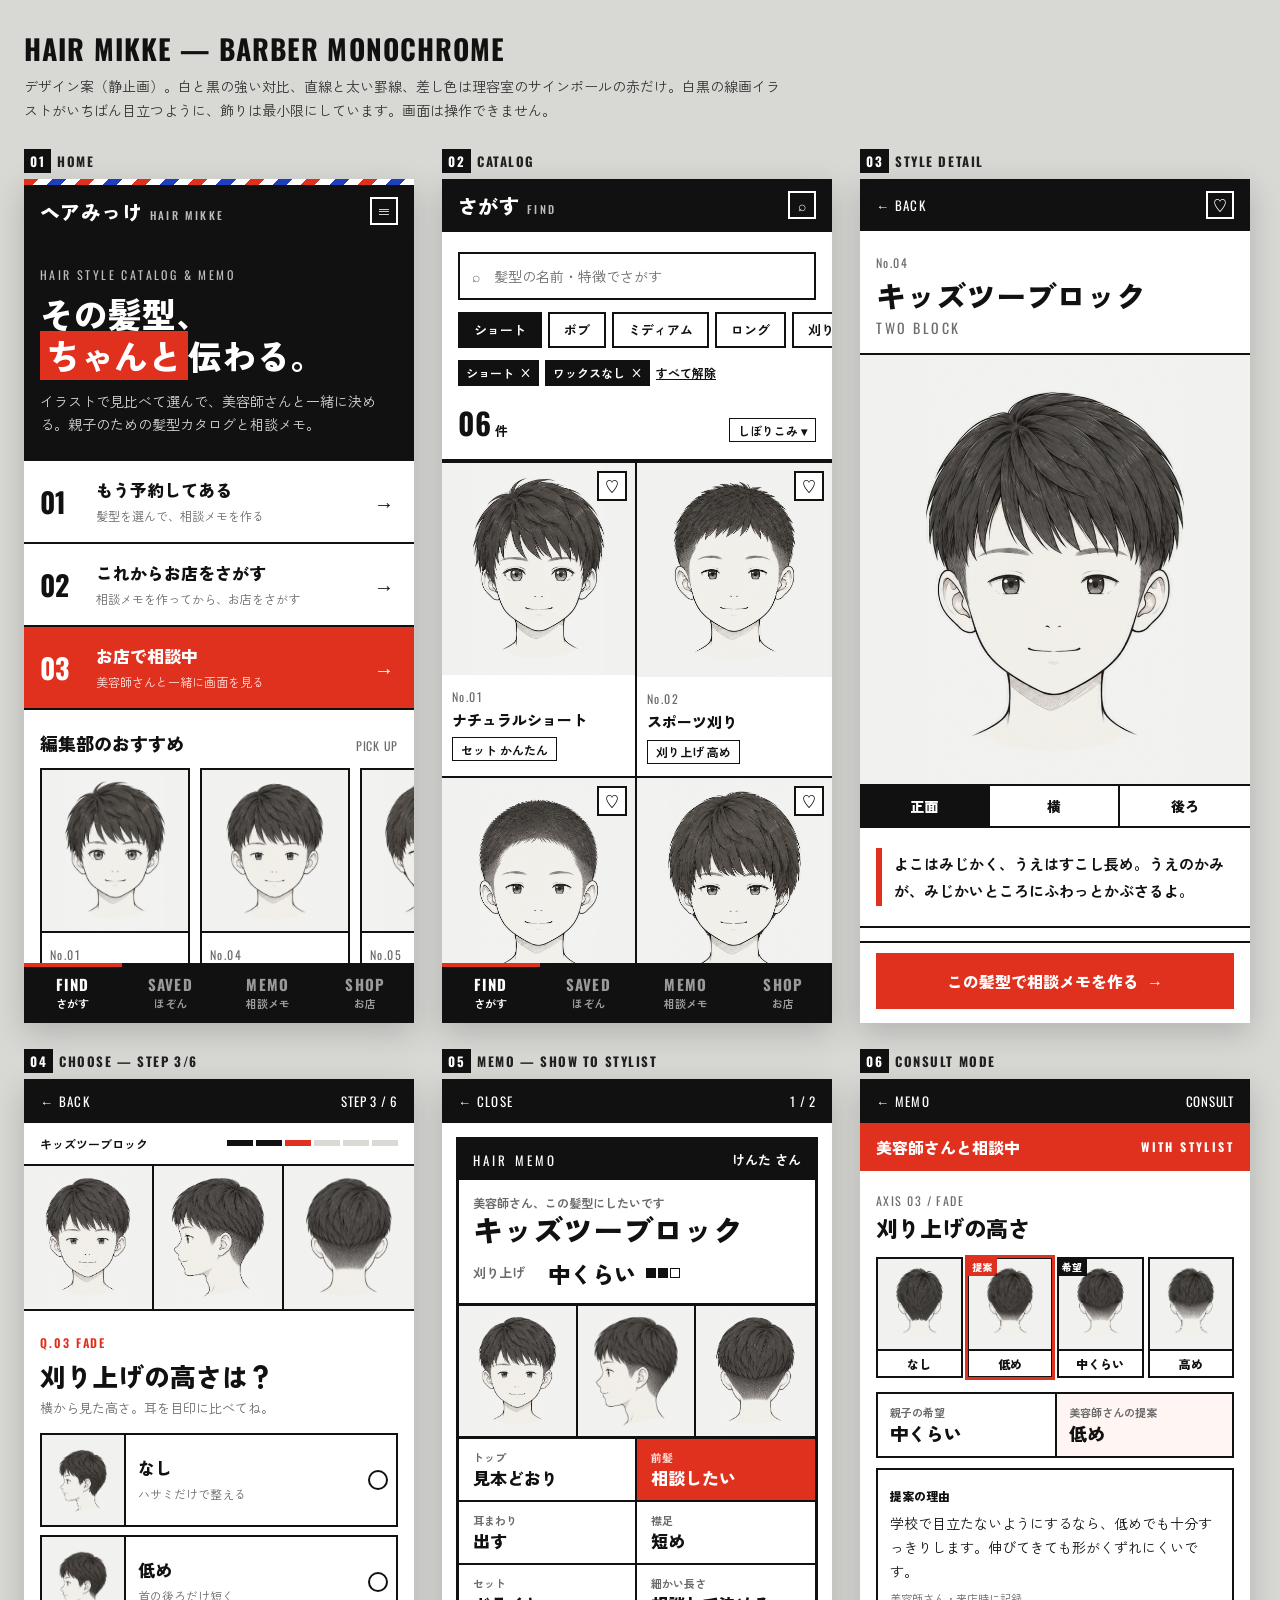
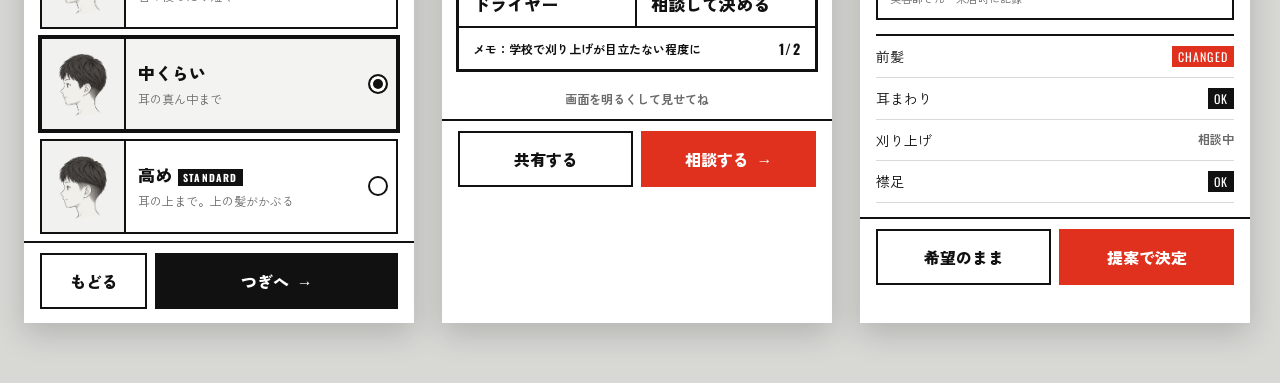
<file: design/mock.html>
<!doctype html>
<html lang="ja">
<head>
<meta charset="utf-8">
<meta name="viewport" content="width=device-width, initial-scale=1">
<title>ヘアみっけ デザイン案</title>
<link rel="preconnect" href="https://fonts.googleapis.com">
<link rel="preconnect" href="https://fonts.gstatic.com" crossorigin>
<link href="https://fonts.googleapis.com/css2?family=Oswald:wght@500;600;700&family=Zen+Kaku+Gothic+New:wght@500;700;900&display=swap" rel="stylesheet">
<link rel="stylesheet" href="mock.css">
</head>
<body>

<header class="board-head">
  <h1>HAIR MIKKE — BARBER MONOCHROME</h1>
  <p>デザイン案（静止画）。白と黒の強い対比、直線と太い罫線、差し色は理容室のサインポールの赤だけ。白黒の線画イラストがいちばん目立つように、飾りは最小限にしています。画面は操作できません。</p>
</header>

<main class="board">

<!-- ───────── 1. ホーム ───────── -->
<section class="shot">
  <h2><b>01</b>HOME</h2>
  <div class="phone">
    <div class="pole"></div>
    <div class="appbar"><div class="logo">ヘアみっけ <small>HAIR MIKKE</small></div><div class="icon">≡</div></div>
    <div class="hero">
      <div class="kicker">HAIR STYLE CATALOG &amp; MEMO</div>
      <h2>その髪型、<br><em>ちゃんと</em>伝わる。</h2>
      <p>イラストで見比べて選んで、美容師さんと一緒に決める。親子のための髪型カタログと相談メモ。</p>
    </div>
    <div class="entries">
      <div class="entry"><span class="num">01</span><div><b>もう予約してある</b><small>髪型を選んで、相談メモを作る</small></div><span class="go">→</span></div>
      <div class="entry"><span class="num">02</span><div><b>これからお店をさがす</b><small>相談メモを作ってから、お店をさがす</small></div><span class="go">→</span></div>
      <div class="entry now"><span class="num">03</span><div><b>お店で相談中</b><small>美容師さんと一緒に画面を見る</small></div><span class="go">→</span></div>
    </div>
    <div class="sec">
      <div class="sec-title"><h3>編集部のおすすめ</h3><span class="en">PICK UP</span></div>
      <div class="hscroll">
        <div class="pick"><div class="art"><img src="../img/styles/natural-front.png" alt=""></div><div class="cap"><span class="no">No.01</span><b>ナチュラルショート</b></div></div>
        <div class="pick"><div class="art"><img src="../img/styles/twoblock-front.png" alt=""></div><div class="cap"><span class="no">No.04</span><b>キッズツーブロック</b></div></div>
        <div class="pick"><div class="art"><img src="../img/styles/mash-front.png" alt=""></div><div class="cap"><span class="no">No.05</span><b>マッシュ</b></div></div>
      </div>
      <p class="note-line">編集部が選んだ髪型です。広告は含みません。</p>
    </div>
    <div class="parents"><span>おうちの方へ：保存するデータと使い方</span><span class="en">→</span></div>
    <div class="tabbar"><span class="on"><b>FIND</b>さがす</span><span><b>SAVED</b>ほぞん</span><span><b>MEMO</b>相談メモ</span><span><b>SHOP</b>お店</span></div>
  </div>
</section>

<!-- ───────── 2. カタログ ───────── -->
<section class="shot">
  <h2><b>02</b>CATALOG</h2>
  <div class="phone">
    <div class="appbar"><div class="logo">さがす <small>FIND</small></div><div class="icon">⌕</div></div>
    <div class="sec" style="padding-bottom:14px">
      <div class="search">⌕　髪型の名前・特徴でさがす</div>
      <div class="chips">
        <span class="chip on">ショート</span><span class="chip">ボブ</span><span class="chip">ミディアム</span><span class="chip">ロング</span><span class="chip">刈り上げ</span><span class="chip">前髪</span>
      </div>
      <div class="applied"><span class="x">ショート</span><span class="x">ワックスなし</span><span style="text-decoration:underline;font-weight:700">すべて解除</span></div>
      <div class="count-row"><span class="big">06<small>件</small></span><span class="tag">しぼりこみ ▾</span></div>
    </div>
    <div class="grid">
      <div class="cell"><div class="art"><img src="../img/styles/natural-front.png" alt=""></div><span class="save">♡</span><div class="cap"><span class="no">No.01</span><b>ナチュラルショート</b><span class="tag">セット かんたん</span></div></div>
      <div class="cell"><div class="art"><img src="../img/styles/sports-front.png" alt=""></div><span class="save">♡</span><div class="cap"><span class="no">No.02</span><b>スポーツ刈り</b><span class="tag">刈り上げ 高め</span></div></div>
      <div class="cell"><div class="art"><img src="../img/styles/buzz-front.png" alt=""></div><span class="save">♡</span><div class="cap"><span class="no">No.03</span><b>ボウズ風</b><span class="tag">セット かんたん</span></div></div>
      <div class="cell"><div class="art"><img src="../img/styles/mash-front.png" alt=""></div><span class="save">♡</span><div class="cap"><span class="no">No.05</span><b>マッシュ</b><span class="tag">耳 半分</span></div></div>
      <div class="cell soon"><div class="ph">女の子の髪型<br>準備中</div><div class="cap"><span class="no">No.11</span><b>ショートボブ</b><span class="tag">ボブ</span></div></div>
      <div class="cell soon"><div class="ph">女の子の髪型<br>準備中</div><div class="cap"><span class="no">No.12</span><b>前髪ぱっつんショート</b><span class="tag">ショート</span></div></div>
    </div>
    <div class="list-end">— END OF LIST —</div>
    <div class="tabbar"><span class="on"><b>FIND</b>さがす</span><span><b>SAVED</b>ほぞん</span><span><b>MEMO</b>相談メモ</span><span><b>SHOP</b>お店</span></div>
  </div>
</section>

<!-- ───────── 3. 詳細 ───────── -->
<section class="shot">
  <h2><b>03</b>STYLE DETAIL</h2>
  <div class="phone">
    <div class="appbar"><span class="back">← BACK</span><div class="icon">♡</div></div>
    <div class="title-block"><span class="no">No.04</span><h2>キッズツーブロック</h2><span class="en">TWO BLOCK</span></div>
    <div class="art"><img src="../img/styles/twoblock-front.png" alt=""></div>
    <div class="views"><span class="on">正面</span><span>横</span><span>後ろ</span></div>
    <div class="sec">
      <p class="kidline">よこはみじかく、うえはすこし長め。うえのかみが、みじかいところにふわっとかぶさるよ。</p>
    </div>
    <div class="sec">
      <div class="sec-title"><h3>髪型のとくちょう</h3><span class="en">SPEC</span></div>
      <table class="spec">
        <tr><th>前髪</th><td><b>まゆ毛くらい</b>・自然におろす</td></tr>
        <tr><th>耳まわり</th><td><b>出す</b></td></tr>
        <tr><th>刈り上げ</th><td><b>高め</b> <span class="meter"><i class="on"></i><i class="on"></i><i class="on"></i></span><br><small>耳の上くらいまで。上の髪が少しかぶる</small></td></tr>
        <tr><th>襟足</th><td><b>短め</b></td></tr>
        <tr><th>セット</th><td><b>ふつう</b>・ワックス少し</td></tr>
      </table>
    </div>
    <div class="sec">
      <div class="sec-title"><h3>違いを比べる</h3><span class="en">COMPARE</span></div>
      <div class="axis-tabs"><span class="on">刈り上げ</span><span class="off">前髪</span><span class="off">耳まわり</span></div>
      <div class="compare">
        <figure><div class="art"><img src="../img/fade/side-0.png" alt=""></div><figcaption>なし</figcaption></figure>
        <figure><div class="art"><img src="../img/fade/side-1.png" alt=""></div><figcaption>低め</figcaption></figure>
        <figure><div class="art"><img src="../img/fade/side-2.png" alt=""></div><figcaption>中くらい</figcaption></figure>
        <figure class="on"><div class="art"><img src="../img/fade/side-3.png" alt=""></div><figcaption>高め</figcaption></figure>
      </div>
      <div class="axis-scale"><span>SUBTLE</span><span>→</span><span>BOLD</span></div>
    </div>
    <div class="sec">
      <div class="box"><h4><span class="tag">目安</span>再現しやすさ</h4><p>トップが5cm以上あると作りやすい。つむじが強い場合は、上の髪を少し長めに残すとかぶせやすい。最後は美容師さんと相談してね。</p></div>
    </div>
    <div class="bottombar"><div class="btn red">この髪型で相談メモを作る <span class="arrow">→</span></div></div>
  </div>
</section>

<!-- ───────── 4. 希望を選ぶ ───────── -->
<section class="shot">
  <h2><b>04</b>CHOOSE — STEP 3/6</h2>
  <div class="phone">
    <div class="appbar"><span class="back">← BACK</span><span class="en" style="font-size:13px">STEP 3 / 6</span></div>
    <div class="steps"><span>キッズツーブロック</span><span class="bar"><i class="on"></i><i class="on"></i><i class="now"></i><i></i><i></i><i></i></span></div>
    <div class="preview3">
      <div class="art"><img src="../img/styles/twoblock-front.png" alt=""></div>
      <div class="art"><img src="../img/styles/twoblock-side.png" alt=""></div>
      <div class="art"><img src="../img/styles/twoblock-back.png" alt=""></div>
    </div>
    <div class="q"><span class="en">Q.03 FADE</span><h2>刈り上げの高さは？</h2><p>横から見た高さ。耳を目印に比べてね。</p></div>
    <div class="options">
      <div class="opt"><div class="art"><img src="../img/fade/side-0.png" alt=""></div><div class="txt"><b>なし</b><small>ハサミだけで整える</small></div><span class="radio"></span></div>
      <div class="opt"><div class="art"><img src="../img/fade/side-1.png" alt=""></div><div class="txt"><b>低め</b><small>首の後ろだけ短く</small></div><span class="radio"></span></div>
      <div class="opt on"><div class="art"><img src="../img/fade/side-2.png" alt=""></div><div class="txt"><b>中くらい</b><small>耳の真ん中まで</small></div><span class="radio"></span></div>
      <div class="opt"><div class="art"><img src="../img/fade/side-3.png" alt=""></div><div class="txt"><b>高め<span class="std">STANDARD</span></b><small>耳の上まで。上の髪がかぶる</small></div><span class="radio"></span></div>
      <div class="unsure"><div>わからない・美容師さんと相談<small>相談メモに「相談したい」と出ます</small></div><span class="en">→</span></div>
    </div>
    <div class="bottombar"><div class="btn ghost" style="flex:0 0 30%">もどる</div><div class="btn">つぎへ <span class="arrow">→</span></div></div>
  </div>
</section>

<!-- ───────── 5. 相談メモ（見せる） ───────── -->
<section class="shot">
  <h2><b>05</b>MEMO — SHOW TO STYLIST</h2>
  <div class="phone">
    <div class="appbar"><span class="back">← CLOSE</span><span class="en" style="font-size:13px">1 / 2</span></div>
    <div class="pass">
      <div class="pass-head"><span class="en">HAIR MEMO</span><span class="who">けんた さん</span></div>
      <div class="pass-main">
        <div class="label">美容師さん、この髪型にしたいです</div>
        <div class="style">キッズツーブロック</div>
        <div class="primary"><span class="k">刈り上げ</span>中くらい <span class="meter"><i class="on"></i><i class="on"></i><i></i></span></div>
      </div>
      <div class="pass-views">
        <div class="art"><img src="../img/styles/twoblock-front.png" alt=""></div>
        <div class="art"><img src="../img/styles/twoblock-side.png" alt=""></div>
        <div class="art"><img src="../img/styles/twoblock-back.png" alt=""></div>
      </div>
      <div class="rows">
        <div><span class="k">トップ</span><span class="v">見本どおり</span></div>
        <div class="ask"><span class="k">前髪</span><span class="v">相談したい</span></div>
        <div><span class="k">耳まわり</span><span class="v">出す</span></div>
        <div><span class="k">襟足</span><span class="v">短め</span></div>
        <div><span class="k">セット</span><span class="v">ドライヤー</span></div>
        <div><span class="k">細かい長さ</span><span class="v">相談して決める</span></div>
      </div>
      <div class="pass-foot"><span>メモ：学校で刈り上げが目立たない程度に</span><span class="page">1/2</span></div>
    </div>
    <div class="bright">画面を明るくして見せてね</div>
    <div class="bottombar"><div class="btn ghost">共有する</div><div class="btn red">相談する <span class="arrow">→</span></div></div>
  </div>
</section>

<!-- ───────── 6. 相談モード ───────── -->
<section class="shot">
  <h2><b>06</b>CONSULT MODE</h2>
  <div class="phone">
    <div class="appbar"><span class="back">← MEMO</span><span class="en" style="font-size:13px">CONSULT</span></div>
    <div class="mode"><span>美容師さんと相談中</span><span class="en">WITH STYLIST</span></div>
    <div class="axis-big"><span class="no">AXIS 03 / FADE</span><h2>刈り上げの高さ</h2></div>
    <div class="slider">
      <figure><div class="art"><img src="../img/fade/back-0.png" alt=""></div><figcaption>なし</figcaption></figure>
      <figure class="prop"><span class="mark">提案</span><div class="art"><img src="../img/fade/back-1.png" alt=""></div><figcaption>低め</figcaption></figure>
      <figure class="wish"><span class="mark">希望</span><div class="art"><img src="../img/fade/back-2.png" alt=""></div><figcaption>中くらい</figcaption></figure>
      <figure><div class="art"><img src="../img/fade/back-3.png" alt=""></div><figcaption>高め</figcaption></figure>
    </div>
    <div class="vs">
      <div><span class="k">親子の希望</span><span class="v">中くらい</span></div>
      <div><span class="k">美容師さんの提案</span><span class="v">低め</span></div>
    </div>
    <div class="reason">
      <span class="k">提案の理由</span>
      <p>学校で目立たないようにするなら、低めでも十分すっきりします。伸びてきても形がくずれにくいです。</p>
      <div class="who">美容師さん・来店時に記録</div>
    </div>
    <div class="agree-list">
      <div><span>前髪</span><span class="chg">CHANGED</span></div>
      <div><span>耳まわり</span><span class="ok">OK</span></div>
      <div><span>刈り上げ</span><span class="pending">相談中</span></div>
      <div><span>襟足</span><span class="ok">OK</span></div>
    </div>
    <div class="bottombar" style="margin-top:14px"><div class="btn ghost">希望のまま</div><div class="btn red">提案で決定</div></div>
  </div>
</section>

</main>
</body>
</html>
</file>
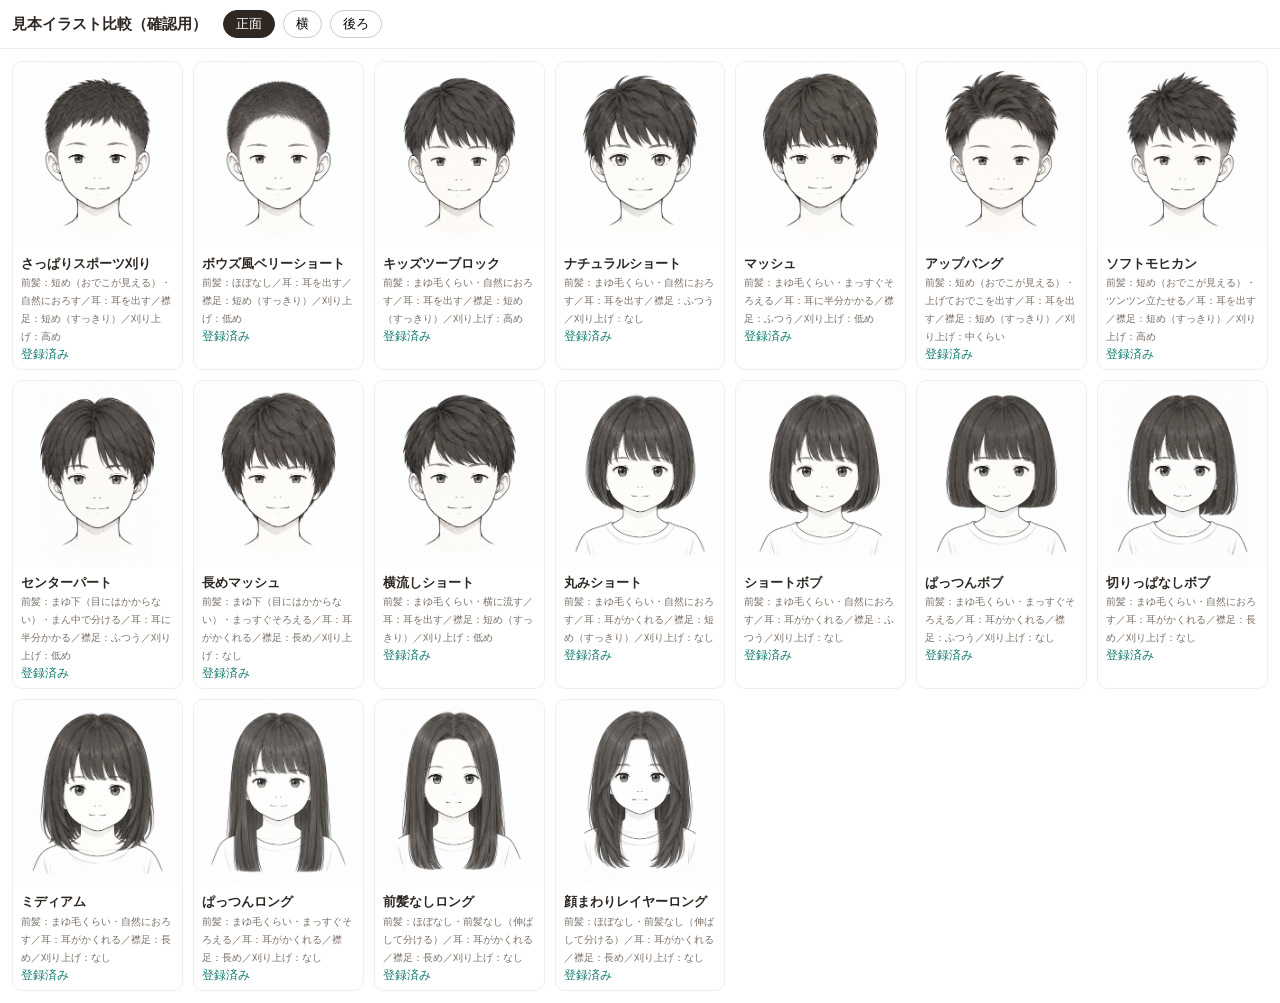
<file: tools/review.html>
<!doctype html>
<html lang="ja">
<head>
<meta charset="utf-8">
<meta name="viewport" content="width=device-width, initial-scale=1">
<title>見本イラスト比較</title>
<style>
  body { margin: 0; font-family: "Yu Gothic UI", "Meiryo", sans-serif; background: #fff; color: #2e2722; }
  header { position: sticky; top: 0; background: #fff; border-bottom: 1px solid #eee; padding: 10px 12px; display: flex; gap: 8px; align-items: center; flex-wrap: wrap; z-index: 1; }
  header h1 { font-size: 15px; margin: 0 8px 0 0; }
  header button { border: 1px solid #ccc; background: #fff; border-radius: 999px; padding: 4px 12px; font: inherit; font-size: 13px; cursor: pointer; }
  header button.on { background: #2e2722; color: #fff; border-color: #2e2722; }
  .grid { display: grid; grid-template-columns: repeat(auto-fill, minmax(150px, 1fr)); gap: 10px; padding: 12px; }
  figure { margin: 0; border: 1px solid #eee; border-radius: 10px; overflow: hidden; }
  figure img { display: block; width: 100%; aspect-ratio: 10 / 11; object-fit: contain; background: #fafafa; }
  figure .none { aspect-ratio: 10 / 11; display: grid; place-items: center; color: #aaa; font-size: 12px; background: #fafafa; }
  figcaption { padding: 6px 8px; font-size: 12px; line-height: 1.5; }
  figcaption b { display: block; font-size: 13px; }
  figcaption small { color: #7a6e66; }
  .reg { color: #137c70; } .unreg { color: #b35c00; }
</style>
</head>
<body>
<header>
  <h1>見本イラスト比較（確認用）</h1>
  <button data-v="front" class="on">正面</button><button data-v="side">横</button><button data-v="back">後ろ</button>
</header>
<div class="grid" id="grid"></div>
<script src="../js/data.js"></script>
<script>
  // 似た髪型を同じ向きで並べて、違いが見えるかを確認するためのページ。アプリ本体からは使わない。
  const L = window.HM_LABELS;
  let view = 'front';
  function render() {
    document.getElementById('grid').innerHTML = window.HM_STYLES.map(s => {
      const p = s.params;
      const reg = window.HM_IMAGES[s.id];
      const src = `../img/styles/${s.id}-${view}.png`;
      const spec = `前髪：${p.bangShape === 'none' ? 'ほぼなし' : L.bang[p.bang] + '・' + L.bangShape[p.bangShape]}／耳：${L.ear[p.ear]}／襟足：${L.nape[p.nape]}／刈り上げ：${L.fade[p.fade]}`;
      return `<figure><img src="${src}" alt="" onerror="this.outerHTML='<div class=none>画像なし</div>'">
        <figcaption><b>${s.name}</b><small>${spec}</small><br>
        <span class="${reg ? 'reg' : 'unreg'}">${reg ? '登録済み' : '未登録'}</span></figcaption></figure>`;
    }).join('');
  }
  document.querySelector('header').addEventListener('click', e => {
    const b = e.target.closest('button'); if (!b) return;
    view = b.dataset.v;
    document.querySelectorAll('header button').forEach(x => x.classList.toggle('on', x === b));
    render();
  });
  render();
</script>
</body>
</html>
</file>
<file: design/mock.css>
/* ヘアみっけ デザイン案「バーバー・モノクロ」 */
:root {
  --ink: #111111;
  --paper: #ffffff;
  --panel: #f3f3f1;
  --mute: #6b6b6b;
  --rule: #111111;
  --hair: #d9d9d6;
  --red: #e0301e;          /* 差し色：理容室のサインポールの赤 */
  --red-ink: #ffffff;
  --blue: #1f3fbf;         /* サインポールの青。帯の飾りだけに使う */
  --jp: "Zen Kaku Gothic New", "Hiragino Sans", "Yu Gothic UI", sans-serif;
  --en: "Oswald", "Arial Narrow", sans-serif;
}

* { box-sizing: border-box; }
body { margin: 0; background: #d8d8d5; font-family: var(--jp); color: var(--ink); }
img { display: block; }

/* 案内（デザイン案のページ全体） */
.board-head { padding: 28px 24px 8px; max-width: 1400px; margin: 0 auto; }
.board-head h1 { font-family: var(--en); font-size: 28px; letter-spacing: .04em; margin: 0; }
.board-head p { margin: 6px 0 0; color: #333; font-size: 14px; line-height: 1.7; max-width: 760px; }
.board { display: flex; flex-wrap: wrap; gap: 28px; padding: 20px 24px 60px; max-width: 1400px; margin: 0 auto; }
.shot { width: 390px; }
.shot > h2 { font-family: var(--en); font-size: 13px; letter-spacing: .12em; margin: 0 0 8px; color: #222; }
.shot > h2 b { background: var(--ink); color: #fff; padding: 2px 6px; margin-right: 6px; }
.phone { width: 390px; height: 844px; background: var(--paper); overflow: hidden auto; position: relative; box-shadow: 0 10px 30px rgba(0,0,0,.18); scrollbar-width: none; }
.phone::-webkit-scrollbar { display: none; }
@media (max-width: 440px) {
  .board { padding: 12px 0 40px; gap: 32px; }
  .shot, .phone { width: 100%; }
  .shot > h2 { padding: 0 16px; }
}

/* ───── 共通部品 ───── */
.pole { height: 6px; background: repeating-linear-gradient(135deg, var(--red) 0 10px, #fff 10px 20px, var(--blue) 20px 30px, #fff 30px 40px); }
.appbar { background: var(--ink); color: #fff; display: flex; align-items: center; justify-content: space-between; padding: 12px 16px; position: sticky; top: 0; z-index: 5; }
.logo { font-weight: 900; font-size: 20px; letter-spacing: .02em; display: flex; align-items: baseline; gap: 8px; }
.logo small { font-family: var(--en); font-size: 11px; letter-spacing: .2em; color: #bdbdbd; font-weight: 500; }
.appbar .back { font-family: var(--en); font-size: 13px; letter-spacing: .1em; color: #fff; }
.appbar .icon { width: 28px; height: 28px; border: 2px solid #fff; display: grid; place-items: center; font-size: 14px; }
.en { font-family: var(--en); letter-spacing: .06em; }
.no { font-family: var(--en); font-size: 12px; letter-spacing: .12em; color: var(--mute); }
.sec { padding: 20px 16px; border-bottom: 2px solid var(--rule); }
.sec-title { display: flex; align-items: baseline; justify-content: space-between; margin: 0 0 12px; }
.sec-title h3 { margin: 0; font-size: 18px; font-weight: 900; }
.sec-title .en { font-size: 12px; color: var(--mute); }
.btn { display: flex; align-items: center; justify-content: center; gap: 8px; height: 56px; border: 2px solid var(--ink); background: var(--ink); color: #fff; font-weight: 900; font-size: 16px; font-family: var(--jp); width: 100%; }
.btn.red { background: var(--red); border-color: var(--red); }
.btn.ghost { background: #fff; color: var(--ink); }
.btn .arrow { font-family: var(--en); }
.tag { display: inline-flex; align-items: center; height: 24px; padding: 0 8px; border: 1.5px solid var(--ink); font-size: 12px; font-weight: 700; background: #fff; }
.tag.fill { background: var(--ink); color: #fff; }
.tag.red { background: var(--red); border-color: var(--red); color: #fff; }
.meter { display: inline-flex; gap: 2px; vertical-align: middle; }
.meter i { width: 10px; height: 10px; border: 1.5px solid var(--ink); }
.meter i.on { background: var(--ink); }
.art { background: var(--panel); }
.art img { width: 100%; height: auto; mix-blend-mode: multiply; }
.bottombar { position: sticky; bottom: 0; background: #fff; border-top: 2px solid var(--ink); padding: 10px 16px 14px; display: flex; gap: 8px; }
.tabbar { position: sticky; bottom: 0; display: grid; grid-template-columns: repeat(4, 1fr); background: var(--ink); color: #9a9a9a; font-size: 11px; font-weight: 700; }
.tabbar span { padding: 10px 0 12px; text-align: center; }
.tabbar span b { display: block; font-family: var(--en); font-size: 15px; letter-spacing: .08em; color: inherit; }
.tabbar .on { color: #fff; box-shadow: inset 0 4px 0 var(--red); }

/* ───── 1. ホーム ───── */
.hero { background: var(--ink); color: #fff; padding: 28px 16px 24px; }
.hero .kicker { font-family: var(--en); letter-spacing: .2em; font-size: 12px; color: #bdbdbd; }
.hero h2 { font-size: 34px; line-height: 1.25; font-weight: 900; margin: 10px 0 12px; }
.hero h2 em { font-style: normal; background: var(--red); padding: 0 6px; }
.hero p { margin: 0; font-size: 14px; line-height: 1.7; color: #d6d6d6; }
.entries { border-bottom: 2px solid var(--ink); }
.entry { display: grid; grid-template-columns: 44px 1fr 24px; align-items: center; gap: 12px; padding: 16px; border-top: 2px solid var(--ink); }
.entry:first-child { border-top: 0; }
.entry .num { font-family: var(--en); font-size: 28px; font-weight: 700; }
.entry b { display: block; font-size: 17px; font-weight: 900; }
.entry small { color: var(--mute); font-size: 12px; }
.entry .go { font-family: var(--en); font-size: 20px; }
.entry.now { background: var(--red); color: #fff; }
.entry.now small { color: #ffe1dc; }
.hscroll { display: grid; grid-auto-flow: column; grid-auto-columns: 150px; gap: 10px; overflow-x: auto; scrollbar-width: none; margin: 0 -16px; padding: 0 16px; }
.pick { border: 2px solid var(--ink); }
.pick .cap { padding: 8px; border-top: 2px solid var(--ink); }
.pick .cap b { display: block; font-size: 14px; font-weight: 900; }
.note-line { font-size: 11px; color: var(--mute); margin-top: 10px; }
.parents { display: flex; justify-content: space-between; align-items: center; padding: 16px; font-size: 13px; font-weight: 700; border-bottom: 2px solid var(--ink); }

/* ───── 2. カタログ ───── */
.search { display: flex; align-items: center; gap: 8px; height: 48px; border: 2px solid var(--ink); padding: 0 12px; font-size: 14px; color: var(--mute); }
.chips { display: flex; gap: 6px; overflow-x: auto; scrollbar-width: none; margin: 12px -16px 0; padding: 0 16px; }
.chip { flex: none; height: 36px; padding: 0 14px; border: 2px solid var(--ink); display: flex; align-items: center; font-size: 13px; font-weight: 700; background: #fff; }
.chip.on { background: var(--ink); color: #fff; }
.applied { display: flex; flex-wrap: wrap; gap: 6px; align-items: center; margin-top: 12px; font-size: 12px; }
.applied .x { display: inline-flex; gap: 6px; align-items: center; height: 26px; padding: 0 8px; background: var(--ink); color: #fff; font-weight: 700; }
.applied .x::after { content: "×"; font-size: 13px; }
.count-row { display: flex; justify-content: space-between; align-items: baseline; margin-top: 14px; }
.count-row .big { font-family: var(--en); font-size: 30px; font-weight: 700; }
.count-row .big small { font-family: var(--jp); font-size: 13px; font-weight: 700; margin-left: 4px; }
.grid { display: grid; grid-template-columns: 1fr 1fr; border-top: 2px solid var(--ink); }
.cell { border-bottom: 2px solid var(--ink); border-right: 2px solid var(--ink); position: relative; }
.cell:nth-child(2n) { border-right: 0; }
.cell .cap { padding: 8px 10px 12px; }
.cell .cap b { display: block; font-size: 15px; font-weight: 900; margin: 2px 0 6px; }
.cell .save { position: absolute; top: 8px; right: 8px; width: 30px; height: 30px; border: 2px solid var(--ink); background: #fff; display: grid; place-items: center; font-size: 14px; }
.cell.soon .ph { aspect-ratio: 10/11; display: grid; place-items: center; background: repeating-linear-gradient(45deg, #fff 0 8px, var(--panel) 8px 16px); font-size: 12px; font-weight: 700; color: var(--mute); text-align: center; }
.list-end { text-align: center; padding: 18px; font-family: var(--en); letter-spacing: .2em; font-size: 12px; color: var(--mute); }

/* ───── 3. 詳細 ───── */
.title-block { padding: 18px 16px 14px; border-bottom: 2px solid var(--ink); }
.title-block h2 { font-size: 30px; font-weight: 900; margin: 4px 0 2px; line-height: 1.2; }
.title-block .en { font-size: 14px; color: var(--mute); letter-spacing: .18em; }
.views { display: grid; grid-template-columns: repeat(3, 1fr); border-top: 2px solid var(--ink); border-bottom: 2px solid var(--ink); }
.views span { text-align: center; padding: 10px 0; font-weight: 900; font-size: 14px; border-right: 2px solid var(--ink); }
.views span:last-child { border-right: 0; }
.views span.on { background: var(--ink); color: #fff; }
.spec { width: 100%; border-collapse: collapse; font-size: 14px; }
.spec th, .spec td { border-bottom: 1.5px solid var(--hair); padding: 10px 0; text-align: left; vertical-align: top; }
.spec th { width: 7em; font-weight: 700; color: var(--mute); }
.spec td b { font-weight: 900; }
.compare { display: grid; grid-template-columns: repeat(4, 1fr); gap: 4px; }
.compare figure { margin: 0; border: 2px solid var(--ink); }
.compare figure.on { outline: 3px solid var(--red); outline-offset: -2px; }
.compare figcaption { font-size: 11px; font-weight: 900; text-align: center; padding: 4px 0; border-top: 2px solid var(--ink); }
.axis-scale { display: flex; justify-content: space-between; font-family: var(--en); font-size: 11px; letter-spacing: .12em; color: var(--mute); margin-top: 6px; }
.axis-tabs { display: flex; gap: 0; border: 2px solid var(--ink); margin-bottom: 10px; }
.axis-tabs span { flex: 1; text-align: center; padding: 8px 0; font-size: 12px; font-weight: 900; border-right: 2px solid var(--ink); }
.axis-tabs span:last-child { border-right: 0; }
.axis-tabs span.on { background: var(--ink); color: #fff; }
.axis-tabs span.off { color: #aaa; }
.box { border: 2px solid var(--ink); padding: 12px; }
.box h4 { margin: 0 0 6px; font-size: 14px; font-weight: 900; display: flex; gap: 8px; align-items: center; }
.box p { margin: 0; font-size: 13px; line-height: 1.7; }
.kidline { font-size: 15px; line-height: 1.8; font-weight: 700; border-left: 6px solid var(--red); padding: 2px 0 2px 12px; margin: 0; }

/* ───── 4. 希望を選ぶ ───── */
.steps { display: flex; align-items: center; justify-content: space-between; padding: 12px 16px; border-bottom: 2px solid var(--ink); font-size: 12px; font-weight: 700; }
.steps .bar { display: flex; gap: 3px; }
.steps .bar i { width: 26px; height: 6px; background: var(--hair); }
.steps .bar i.on { background: var(--ink); }
.steps .bar i.now { background: var(--red); }
.preview3 { display: grid; grid-template-columns: repeat(3, 1fr); border-bottom: 2px solid var(--ink); }
.preview3 .art { border-right: 2px solid var(--ink); }
.preview3 .art:last-child { border-right: 0; }
.q { padding: 18px 16px 8px; }
.q .en { font-size: 12px; color: var(--red); letter-spacing: .16em; font-weight: 600; }
.q h2 { font-size: 26px; font-weight: 900; margin: 4px 0 4px; }
.q p { margin: 0; color: var(--mute); font-size: 13px; }
.options { padding: 8px 16px 16px; display: grid; gap: 8px; }
.opt { display: grid; grid-template-columns: 84px 1fr 28px; align-items: center; border: 2px solid var(--ink); background: #fff; }
.opt .art { border-right: 2px solid var(--ink); }
.opt .txt { padding: 8px 12px; }
.opt .txt b { display: block; font-size: 17px; font-weight: 900; }
.opt .txt small { color: var(--mute); font-size: 12px; }
.opt .radio { width: 20px; height: 20px; border: 2px solid var(--ink); border-radius: 50%; }
.opt.on { outline: 3px solid var(--ink); outline-offset: -1px; background: var(--panel); }
.opt.on .radio { background: var(--ink); box-shadow: inset 0 0 0 3px #fff; }
.opt .std { font-family: var(--en); font-size: 10px; letter-spacing: .12em; background: var(--ink); color: #fff; padding: 1px 5px; margin-left: 6px; vertical-align: middle; }
.unsure { border: 2px dashed var(--ink); padding: 14px; font-weight: 900; font-size: 15px; display: flex; justify-content: space-between; align-items: center; }
.unsure small { display: block; font-weight: 500; color: var(--mute); font-size: 12px; }

/* ───── 5. 相談メモ（見せる） ───── */
.pass { margin: 14px; border: 3px solid var(--ink); }
.pass-head { background: var(--ink); color: #fff; display: flex; justify-content: space-between; align-items: center; padding: 10px 14px; }
.pass-head .en { font-size: 13px; letter-spacing: .24em; }
.pass-head .who { font-size: 13px; font-weight: 700; }
.pass-main { padding: 14px; border-bottom: 3px solid var(--ink); }
.pass-main .label { font-size: 12px; font-weight: 700; color: var(--mute); }
.pass-main .style { font-size: 30px; font-weight: 900; line-height: 1.2; }
.pass-main .primary { margin-top: 10px; display: flex; align-items: center; gap: 10px; font-size: 22px; font-weight: 900; }
.pass-main .primary .k { font-size: 13px; font-weight: 700; color: var(--mute); width: 5em; }
.pass-views { display: grid; grid-template-columns: repeat(3, 1fr); border-bottom: 3px solid var(--ink); }
.pass-views .art { border-right: 2px solid var(--ink); }
.pass-views .art:last-child { border-right: 0; }
.rows { display: grid; grid-template-columns: 1fr 1fr; }
.rows div { padding: 10px 14px; border-bottom: 2px solid var(--ink); border-right: 2px solid var(--ink); }
.rows div:nth-child(2n) { border-right: 0; }
.rows .k { display: block; font-size: 11px; font-weight: 700; color: var(--mute); }
.rows .v { font-size: 17px; font-weight: 900; }
.rows .ask { background: var(--red); color: #fff; }
.rows .ask .k { color: #ffe1dc; }
.pass-foot { display: flex; justify-content: space-between; align-items: center; padding: 10px 14px; font-size: 12px; font-weight: 700; }
.pass-foot .page { font-family: var(--en); font-size: 14px; letter-spacing: .1em; }
.bright { text-align: center; font-size: 12px; font-weight: 700; color: var(--mute); padding: 4px 0 12px; }

/* ───── 6. 相談モード ───── */
.mode { background: var(--red); color: #fff; padding: 12px 16px; display: flex; justify-content: space-between; align-items: center; font-weight: 900; }
.mode .en { font-size: 12px; letter-spacing: .2em; }
.axis-big { padding: 16px 16px 6px; }
.axis-big h2 { margin: 0; font-size: 22px; font-weight: 900; }
.slider { display: grid; grid-template-columns: repeat(4, 1fr); gap: 4px; padding: 8px 16px 0; }
.slider figure { margin: 0; border: 2px solid var(--ink); position: relative; }
.slider figcaption { font-size: 12px; font-weight: 900; text-align: center; padding: 4px 0; border-top: 2px solid var(--ink); }
.slider .mark { position: absolute; top: -2px; left: -2px; font-size: 10px; font-weight: 900; padding: 2px 5px; }
.slider .wish .mark { background: var(--ink); color: #fff; }
.slider .prop { outline: 3px solid var(--red); outline-offset: -1px; }
.slider .prop .mark { background: var(--red); color: #fff; }
.vs { display: grid; grid-template-columns: 1fr 1fr; margin: 14px 16px 0; border: 2px solid var(--ink); }
.vs div { padding: 10px 12px; }
.vs div + div { border-left: 2px solid var(--ink); background: #fff5f3; }
.vs .k { font-size: 11px; font-weight: 700; color: var(--mute); display: block; }
.vs .v { font-size: 18px; font-weight: 900; }
.reason { margin: 10px 16px 0; border: 2px solid var(--ink); padding: 12px; }
.reason .k { font-size: 12px; font-weight: 900; }
.reason p { margin: 6px 0 0; font-size: 14px; line-height: 1.7; }
.reason .who { font-size: 11px; color: var(--mute); margin-top: 6px; }
.agree-list { margin: 14px 16px 0; border-top: 2px solid var(--ink); }
.agree-list div { display: flex; justify-content: space-between; padding: 10px 0; border-bottom: 1.5px solid var(--hair); font-size: 14px; }
.agree-list .ok { font-family: var(--en); font-size: 12px; letter-spacing: .1em; background: var(--ink); color: #fff; padding: 2px 6px; }
.agree-list .chg { font-family: var(--en); font-size: 12px; letter-spacing: .1em; background: var(--red); color: #fff; padding: 2px 6px; }
.agree-list .pending { font-size: 12px; color: var(--mute); font-weight: 700; }
</file>
